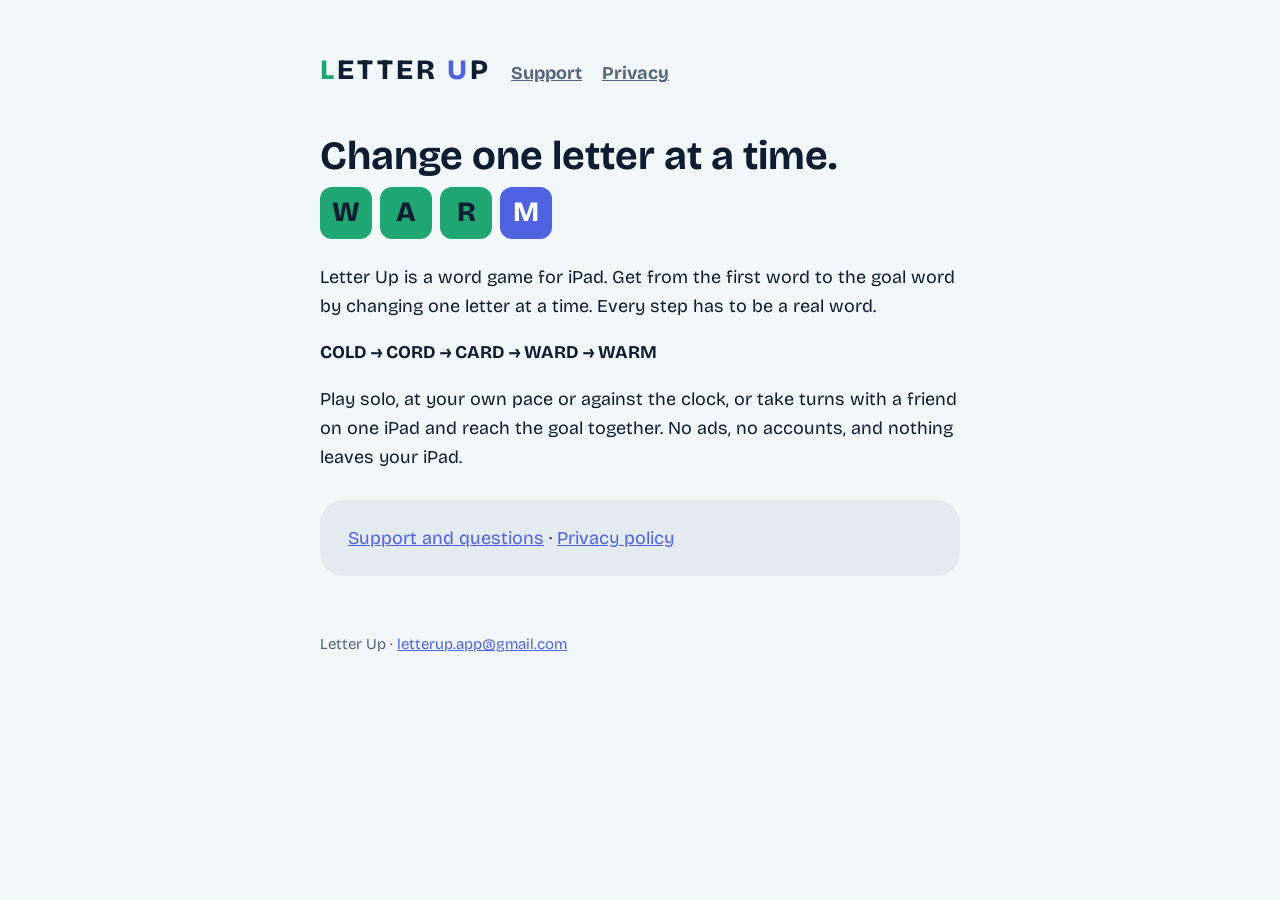
<file: index.html>
<!doctype html>
<html lang="en">
<head>
<meta charset="utf-8">
<meta name="viewport" content="width=device-width, initial-scale=1">
<link rel="preconnect" href="https://fonts.googleapis.com">
<link rel="stylesheet" href="https://fonts.googleapis.com/css2?family=Bricolage+Grotesque:wght@400;700;800&display=swap">
<link rel="stylesheet" href="style.css">
<title>Letter Up</title>
<meta name="description" content="A word game for one or two players on iPad. Change one letter at a time.">
</head>
<body><main>
<nav><a class="logo" href="./"><span class="l">L</span>ETTER <span class="u">U</span>P</a><a href="support.html">Support</a><a href="privacy.html">Privacy</a></nav>
<h1>Change one letter at a time.</h1>
<div class="tiles"><span>W</span><span>A</span><span>R</span><span>M</span></div>
<p>Letter Up is a word game for iPad. Get from the first word to the goal word by changing one letter at a time. Every step has to be a real word.</p>
<p><strong>COLD → CORD → CARD → WARD → WARM</strong></p>
<p>Play solo, at your own pace or against the clock, or take turns with a friend on one iPad and reach the goal together. No ads, no accounts, and nothing leaves your iPad.</p>
<div class="card"><a href="support.html">Support and questions</a> · <a href="privacy.html">Privacy policy</a></div>
<footer>Letter Up · <a href="mailto:letterup.app@gmail.com">letterup.app@gmail.com</a></footer>
</main></body>
</html>
</file>
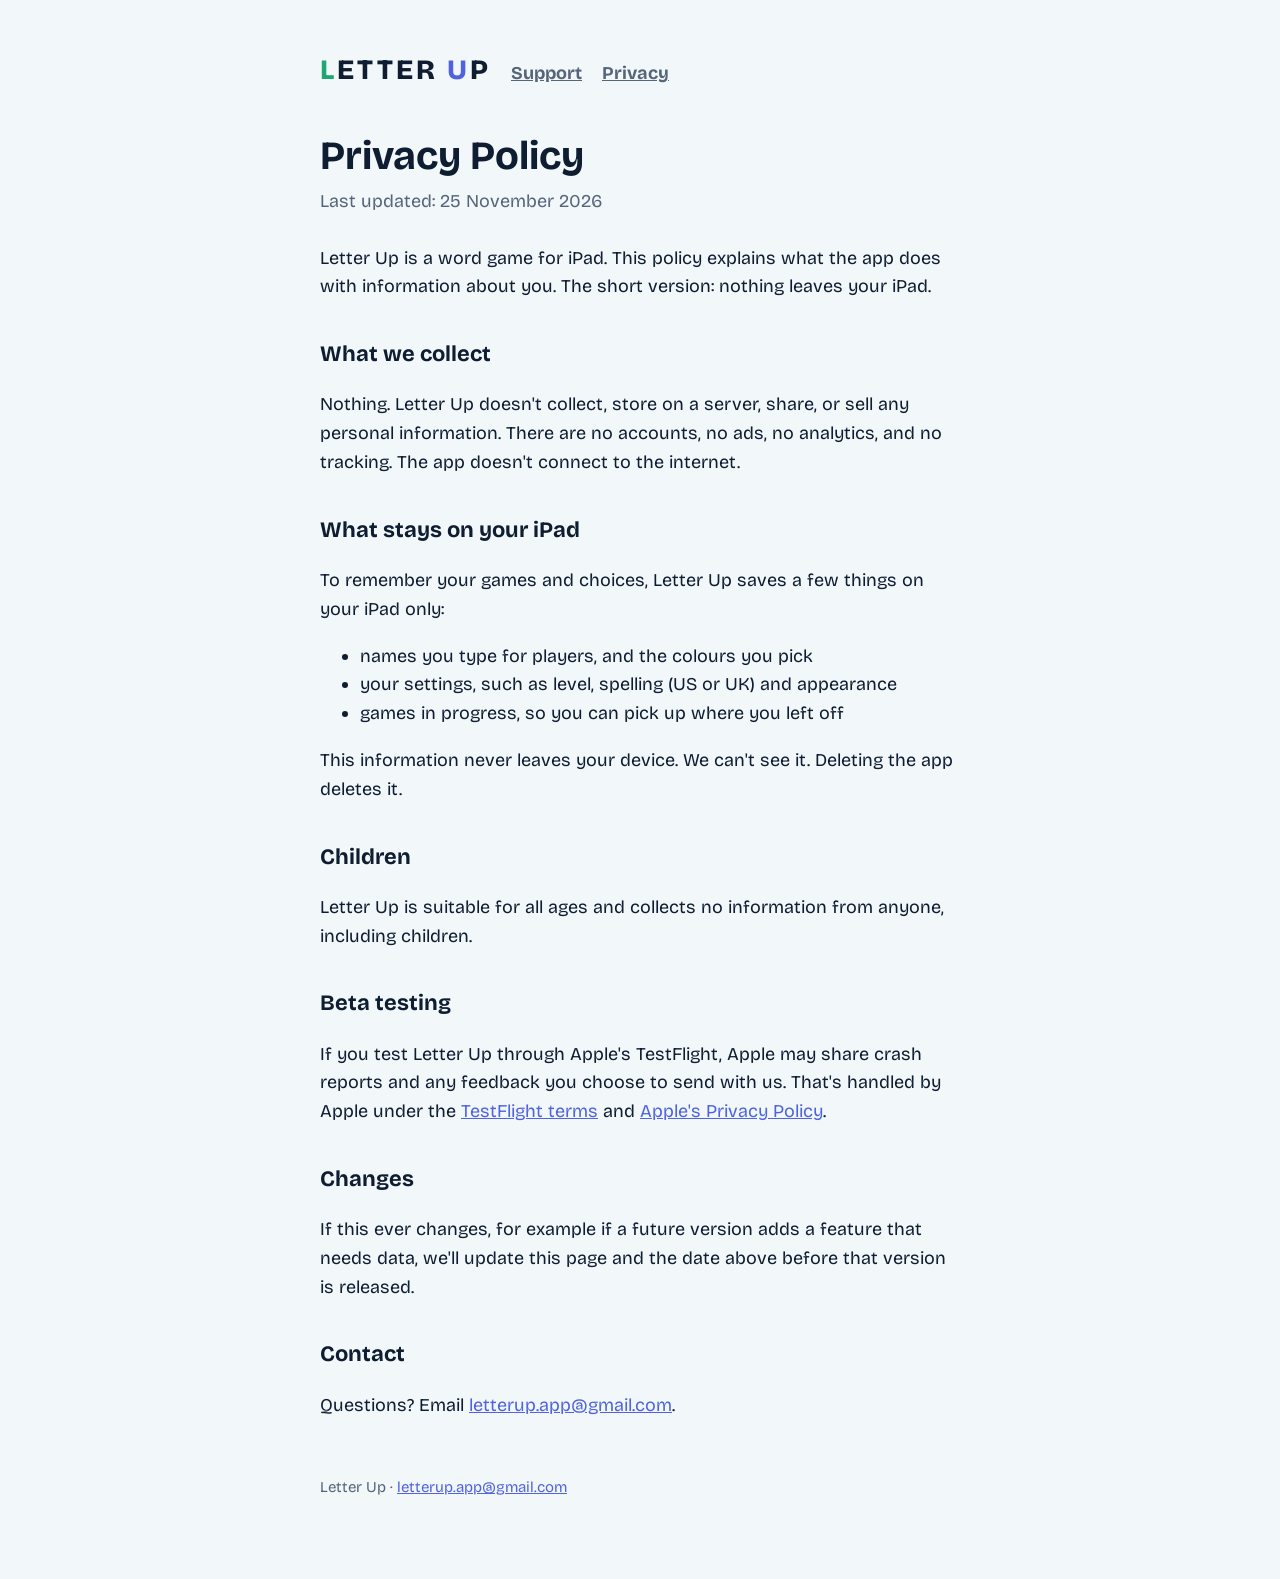
<file: privacy.html>
<!doctype html>
<html lang="en">
<head>
<meta charset="utf-8">
<meta name="viewport" content="width=device-width, initial-scale=1">
<link rel="preconnect" href="https://fonts.googleapis.com">
<link rel="stylesheet" href="https://fonts.googleapis.com/css2?family=Bricolage+Grotesque:wght@400;700;800&display=swap">
<link rel="stylesheet" href="style.css">
<title>Privacy Policy · Letter Up</title>
</head>
<body><main>
<nav><a class="logo" href="./"><span class="l">L</span>ETTER <span class="u">U</span>P</a><a href="support.html">Support</a><a href="privacy.html">Privacy</a></nav>
<h1>Privacy Policy</h1>
<p class="meta">Last updated: 25 November 2026</p>
<p>Letter Up is a word game for iPad. This policy explains what the app does with information about you. The short version: nothing leaves your iPad.</p>
<h2>What we collect</h2>
<p>Nothing. Letter Up doesn't collect, store on a server, share, or sell any personal information. There are no accounts, no ads, no analytics, and no tracking. The app doesn't connect to the internet.</p>
<h2>What stays on your iPad</h2>
<p>To remember your games and choices, Letter Up saves a few things on your iPad only:</p>
<ul>
<li>names you type for players, and the colours you pick</li>
<li>your settings, such as level, spelling (US or UK) and appearance</li>
<li>games in progress, so you can pick up where you left off</li>
</ul>
<p>This information never leaves your device. We can't see it. Deleting the app deletes it.</p>
<h2>Children</h2>
<p>Letter Up is suitable for all ages and collects no information from anyone, including children.</p>
<h2>Beta testing</h2>
<p>If you test Letter Up through Apple's TestFlight, Apple may share crash reports and any feedback you choose to send with us. That's handled by Apple under the <a href="https://www.apple.com/legal/internet-services/itunes/testflight/sren/terms.html">TestFlight terms</a> and <a href="https://www.apple.com/legal/privacy/">Apple's Privacy Policy</a>.</p>
<h2>Changes</h2>
<p>If this ever changes, for example if a future version adds a feature that needs data, we'll update this page and the date above before that version is released.</p>
<h2>Contact</h2>
<p>Questions? Email <a href="mailto:letterup.app@gmail.com">letterup.app@gmail.com</a>.</p>
<footer>Letter Up · <a href="mailto:letterup.app@gmail.com">letterup.app@gmail.com</a></footer>
</main></body>
</html>
</file>
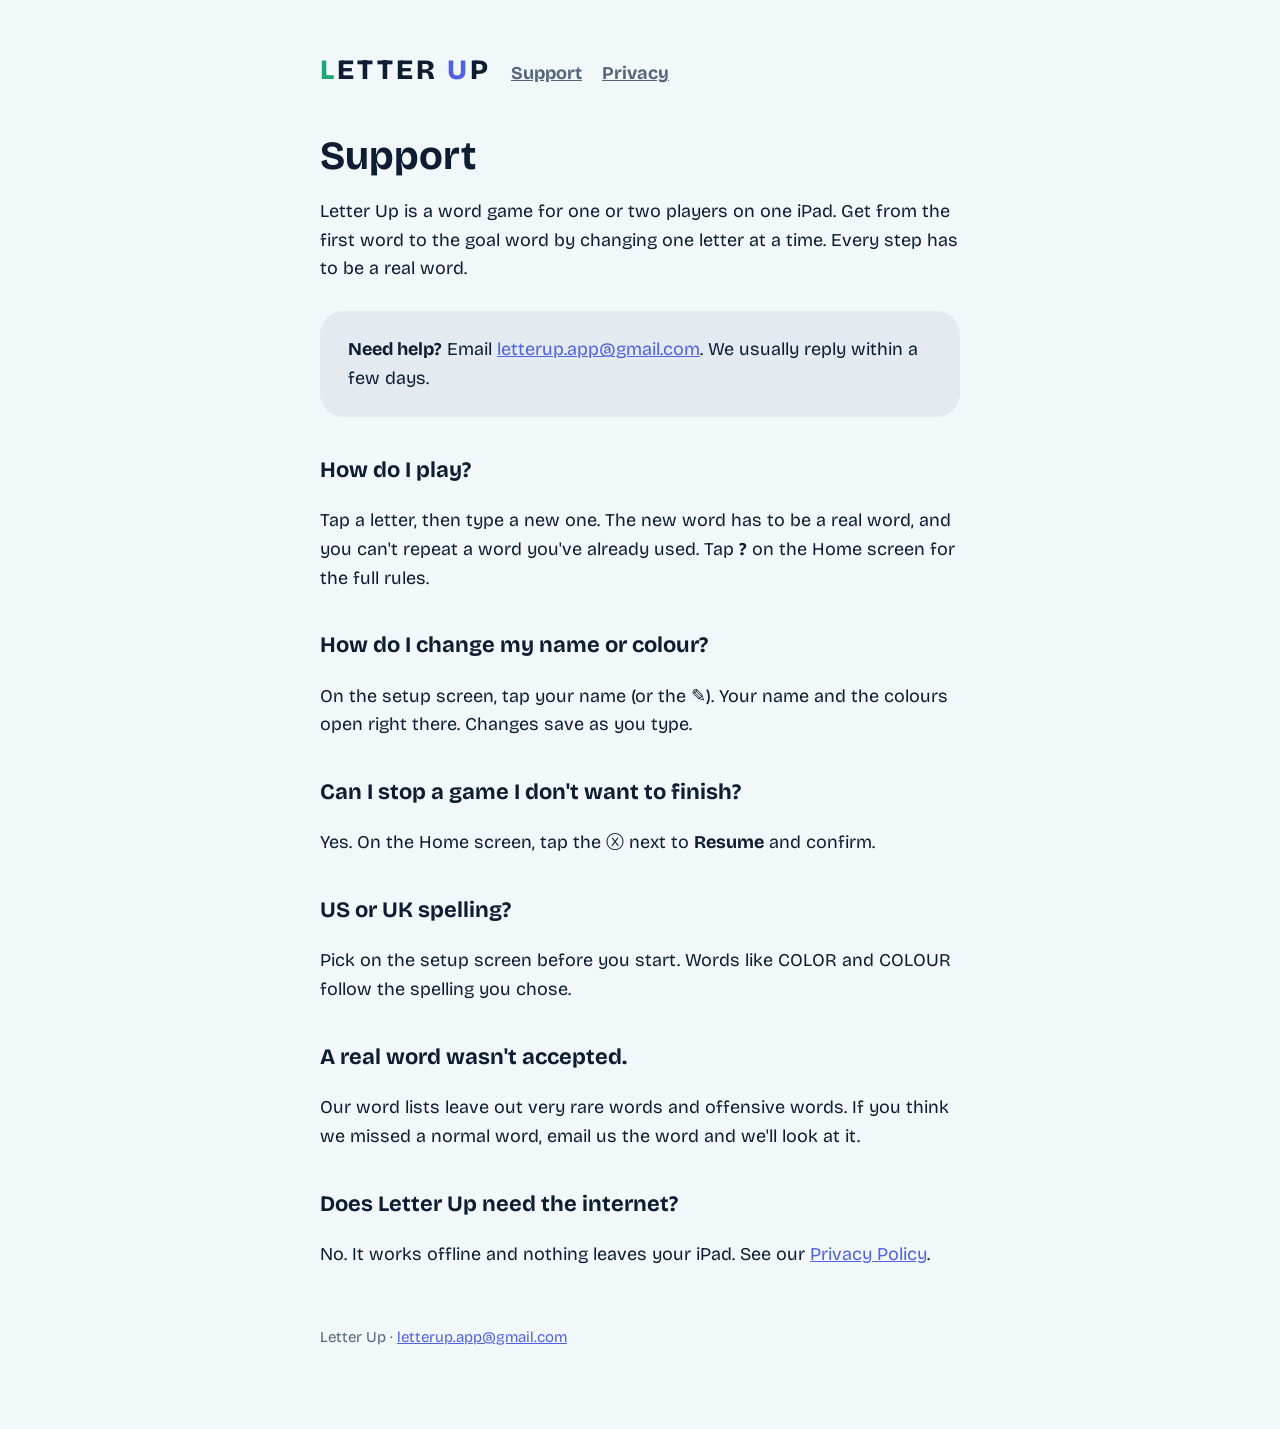
<file: support.html>
<!doctype html>
<html lang="en">
<head>
<meta charset="utf-8">
<meta name="viewport" content="width=device-width, initial-scale=1">
<link rel="preconnect" href="https://fonts.googleapis.com">
<link rel="stylesheet" href="https://fonts.googleapis.com/css2?family=Bricolage+Grotesque:wght@400;700;800&display=swap">
<link rel="stylesheet" href="style.css">
<title>Support · Letter Up</title>
</head>
<body><main>
<nav><a class="logo" href="./"><span class="l">L</span>ETTER <span class="u">U</span>P</a><a href="support.html">Support</a><a href="privacy.html">Privacy</a></nav>
<h1>Support</h1>
<p>Letter Up is a word game for one or two players on one iPad. Get from the first word to the goal word by changing one letter at a time. Every step has to be a real word.</p>
<div class="card"><strong>Need help?</strong> Email <a href="mailto:letterup.app@gmail.com">letterup.app@gmail.com</a>. We usually reply within a few days.</div>
<h2>How do I play?</h2>
<p>Tap a letter, then type a new one. The new word has to be a real word, and you can't repeat a word you've already used. Tap <strong>?</strong> on the Home screen for the full rules.</p>
<h2>How do I change my name or colour?</h2>
<p>On the setup screen, tap your name (or the ✎). Your name and the colours open right there. Changes save as you type.</p>
<h2>Can I stop a game I don't want to finish?</h2>
<p>Yes. On the Home screen, tap the ⓧ next to <strong>Resume</strong> and confirm.</p>
<h2>US or UK spelling?</h2>
<p>Pick on the setup screen before you start. Words like COLOR and COLOUR follow the spelling you chose.</p>
<h2>A real word wasn't accepted.</h2>
<p>Our word lists leave out very rare words and offensive words. If you think we missed a normal word, email us the word and we'll look at it.</p>
<h2>Does Letter Up need the internet?</h2>
<p>No. It works offline and nothing leaves your iPad. See our <a href="privacy.html">Privacy Policy</a>.</p>
<footer>Letter Up · <a href="mailto:letterup.app@gmail.com">letterup.app@gmail.com</a></footer>
</main></body>
</html>
</file>
<file: style.css>
:root {
  --board: #F2F7FA; --ink: #0E1D31; --muted: #55657A; --well: #E3EAF0;
  --mint: #1FA672; --periwinkle: #4F63E0;
}
@media (prefers-color-scheme: dark) {
  :root { --board: #1F3A5A; --ink: #E3ECF3; --muted: #A9B8C8; --well: #284A70; --mint: #6FD9AE; --periwinkle: #A3AFFF; }
}
* { box-sizing: border-box; }
body {
  margin: 0; background: var(--board); color: var(--ink);
  font: 18px/1.6 "Bricolage Grotesque", system-ui, -apple-system, sans-serif;
}
main { max-width: 680px; margin: 0 auto; padding: 48px 20px 80px; }
.logo { font-weight: 800; font-size: 28px; letter-spacing: 3px; text-decoration: none; color: var(--ink); }
.logo .l { color: var(--mint); } .logo .u { color: var(--periwinkle); }
nav { display: flex; gap: 20px; align-items: baseline; flex-wrap: wrap; margin-bottom: 40px; }
nav a:not(.logo) { color: var(--muted); font-weight: 700; }
h1 { font-size: 40px; line-height: 1.15; margin: 0 0 8px; }
h2 { font-size: 22px; margin: 36px 0 6px; }
.meta { color: var(--muted); margin: 0 0 28px; }
a { color: var(--periwinkle); }
.card { background: var(--well); border-radius: 24px; padding: 24px 28px; margin: 28px 0; }
.tiles { display: flex; gap: 8px; margin: 8px 0 24px; flex-wrap: wrap; }
.tiles span { width: 52px; height: 52px; border-radius: 12px; display: grid; place-items: center;
  font-weight: 800; font-size: 28px; color: #0E1D31; background: var(--mint); }
.tiles span:last-child { background: var(--periwinkle); color: #fff; }
footer { margin-top: 56px; color: var(--muted); font-size: 15px; }
</file>
